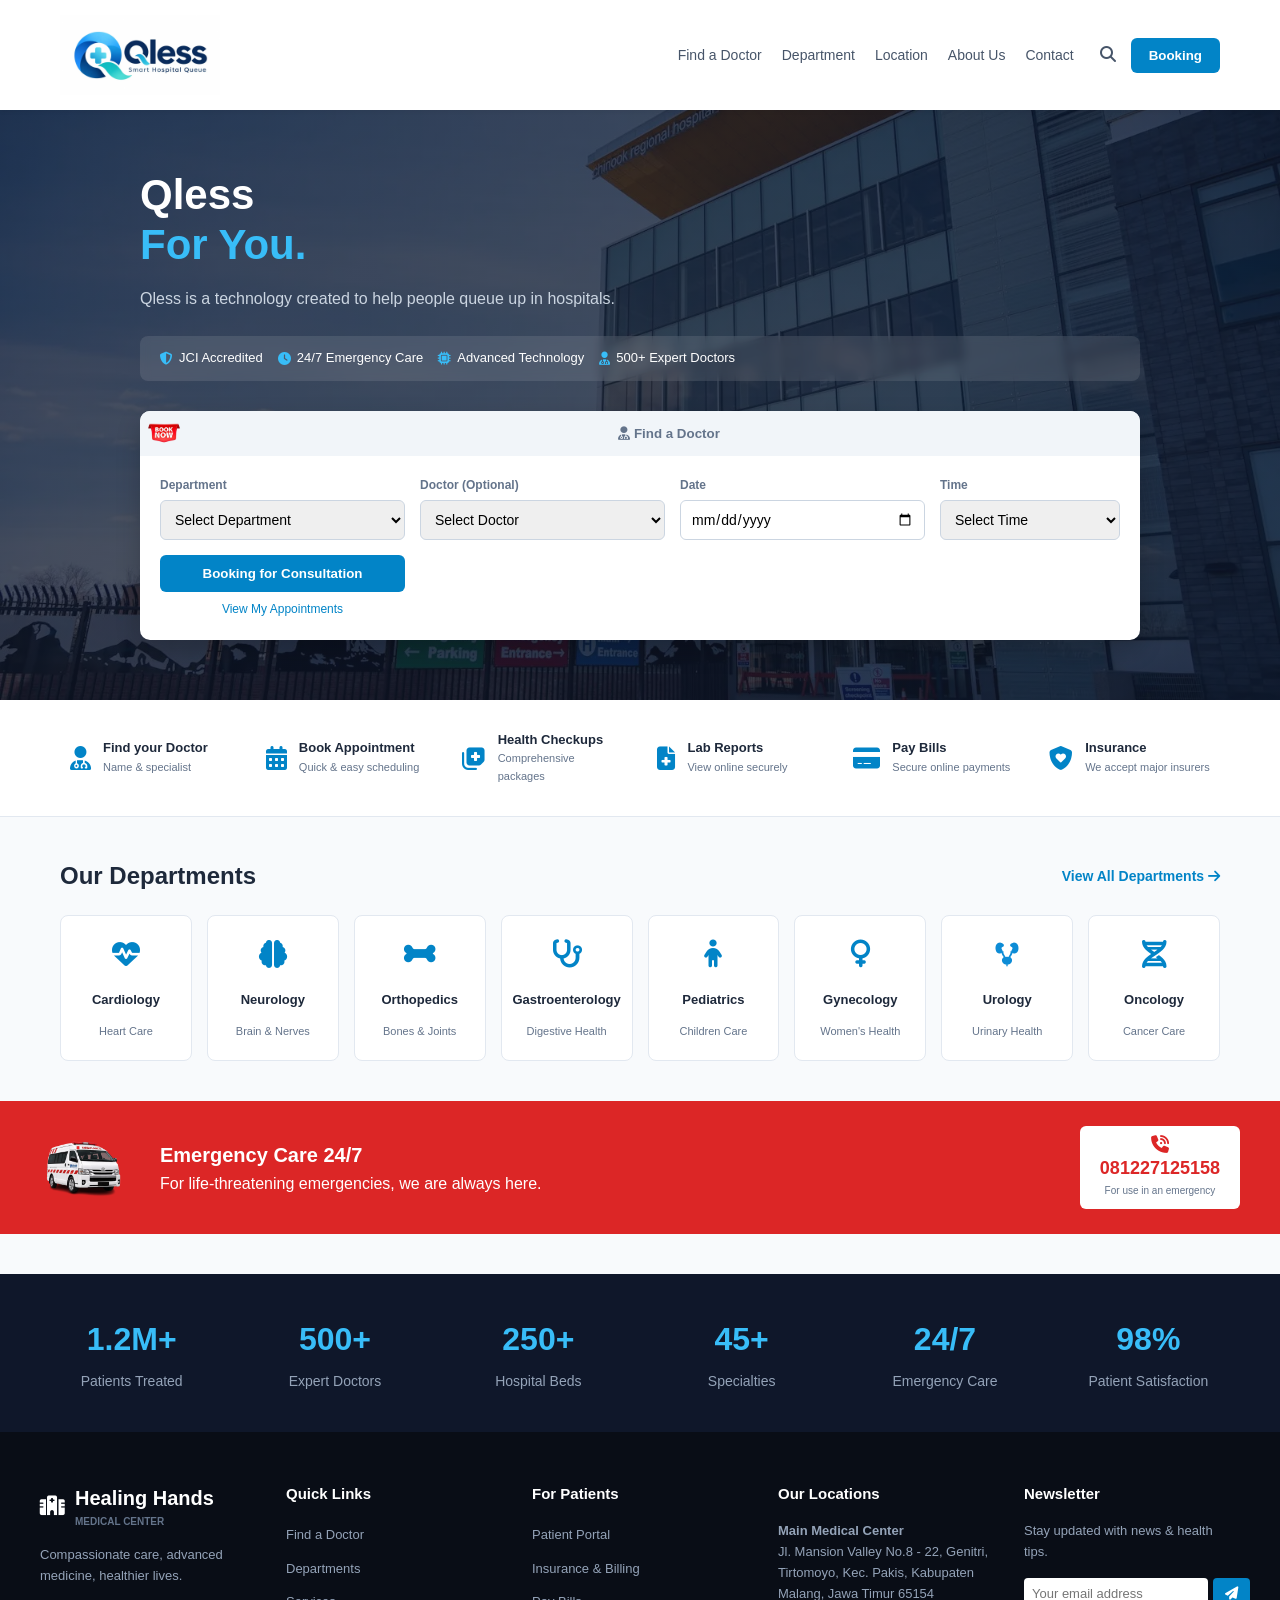
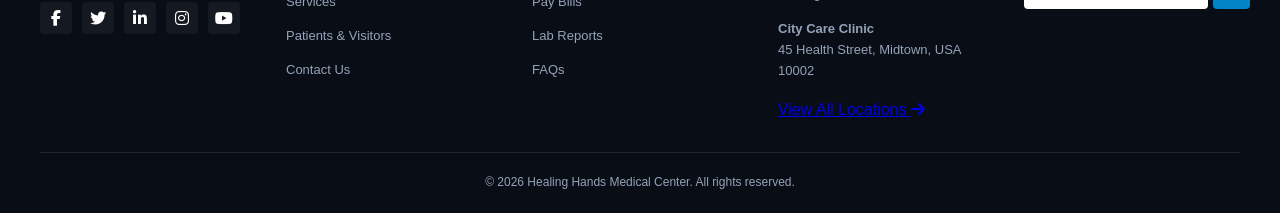
<file: Qless/index.html>
<!DOCTYPE html> 
<html lang="id">
<head>
    <meta charset="UTF-8"> 
    <meta name="viewport" content="width=device-width, initial-scale=1.0">
    <title>Healing Hands Medical Center - World-Class Care</title>
    <!-- Hubungkan file CSS eksternal -->
    <link rel="stylesheet" href="pages/css/common.css">
    <link rel="stylesheet" href="pages/css/index.css">
    <!-- FontAwesome untuk ikon -->
    <link rel="stylesheet" href="https://cdnjs.cloudflare.com/ajax/libs/font-awesome/6.4.0/css/all.min.css">
    <link href="https://fonts.googleapis.com/css2?family=Material+Symbols+Outlined" rel="stylesheet">

</head>
<body scroll>

    <!-- TOP HEADER / NAVBAR -->
    <header class="navbar">
        <div class="nav-container">
            <div class="logo">
                <img src="assets/image/logo.webp" alt="Healing Hands Medical Center Logo height=50">
            </div>
            <div class="nav-menu" id="primary-navigation">
                <nav class="nav-links">
                    <a href="#appointment">Find a Doctor</a>
                    <a href="#departments">Department</a>
                    <a href="pages/html/lokasi.html">Location</a>
                    <a href="#about">About Us</a>
                    <a href="#contact">Contact</a>
                </nav>
                <div class="nav-actions">
                    <button class="search-btn" type="button" aria-label="Search"><i class="fa-solid fa-magnifying-glass"></i></button>
                    <button class="book-appointment-btn" type="button" data-modal-open aria-haspopup="dialog" aria-controls="appointmentModal">Booking</button>
                </div>
            </div>
            <button class="menu-toggle" type="button" aria-label="Buka menu navigasi" aria-expanded="false" aria-controls="primary-navigation">
                <i class="fa-solid fa-bars" aria-hidden="true"></i>
            </button>
        </div>
    </header>

    <!-- HERO SECTION -->
    <section class="hero">
        <div class="hero-content">
            <h1>Qless<br><span>For You.</span></h1>
            <p>Qless is a technology created to help people queue up in hospitals. </p>
            
            <div class="hero-badges">
                <span><i class="fa-solid fa-shield-halved"></i> JCI Accredited</span>
                <span><i class="fa-solid fa-clock"></i> 24/7 Emergency Care</span>
                <span><i class="fa-solid fa-microchip"></i> Advanced Technology</span>
                <span><i class="fa-solid fa-user-doctor"></i> 500+ Expert Doctors</span>
            </div>

            <!-- APPOINTMENT QUICK WIDGET -->
            <div class="appointment-widget" id="appointment">
                <div class="widget-tabs">
                    <img src="assets/image/boking.webp" alt="Calendar">
                    <button><i class="fa-solid fa-user-doctor"></i> Find a Doctor</button>
                </div>
                <form class="widget-form">
                    <div class="form-group">
                        <label>Department</label>
                        <select id="widgetDept">
                            <option>Select Department</option>
                            <option>Cardiology</option>
                            <option>Neurology</option>
                            <option>Orthopedics</option>
                            <option>Pediatrics</option>
                        </select>
                    </div>
                    <div class="form-group">
                        <label>Doctor (Optional)</label>
                        <select id="widgetDoc">
                            <option>Select Doctor</option>
                            <option>Dr. Rajeev Sharma</option>
                            <option>Dr. Ananya Patel</option>
                            <option>Dr. Vikram Mehta</option>
                        </select>
                    </div>
                    <div class="form-group">
                        <label>Date</label>
                        <input type="date" id="widgetDate">
                    </div>
                    <div class="form-group">
                        <label>Time</label>
                        <select id="widgetTime">
                            <option>Select Time</option>
                            <option>09:00 AM</option>
                            <option>11:00 AM</option>
                            <option>01:00 PM</option>
                            <option>03:00 PM</option>
                            <option>05:00 PM</option>
                        </select>
                    </div>
                    <div class="form-actions">
                        <button type="submit" class="btn-primary">Booking for Consultation</button>
                        <a href="#" class="link-secondary">View My Appointments</a>
                    </div>
                </form>
            </div>
        </div>
    </section>

    <!-- QUICK UTILITY MENU -->
    <section class="utility-menu">
        <div class="utility-container">
            <div class="utility-item">
                <i class="fa-solid fa-user-doctor"></i>
                <div>
                    <h4>Find your Doctor</h4>
                    <p>Name & specialist</p>
                </div>
            </div>
            <div class="utility-item">
                <i class="fa-solid fa-calendar-days"></i>
                <div>
                    <h4>Book Appointment</h4>
                    <p>Quick & easy scheduling</p>
                </div>
            </div>
            <div class="utility-item">
                <i class="fa-solid fa-notes-medical"></i>
                <div>
                    <h4>Health Checkups</h4>
                    <p>Comprehensive packages</p>
                </div>
            </div>
            <div class="utility-item">
                <i class="fa-solid fa-file-medical"></i>
                <div>
                    <h4>Lab Reports</h4>
                    <p>View online securely</p>
                </div>
            </div>
            <div class="utility-item">
                <i class="fa-solid fa-credit-card"></i>
                <div>
                    <h4>Pay Bills</h4>
                    <p>Secure online payments</p>
                </div>
            </div>
            <div class="utility-item">
                <i class="fa-solid fa-shield-heart"></i>
                <div>
                    <h4>Insurance</h4>
                    <p>We accept major insurers</p>
                </div>
            </div>
        </div>
    </section>

    <!-- DEPARTMENTS SECTION -->
    <section class="departments" id="departments">
        <div class="section-header">
            <h2>Our Departments</h2>
            <a href="#" class="view-all">View All Departments <i class="fa-solid fa-arrow-right"></i></a>
        </div>
        
<div class="dept-grid">
    <div class="dept-card">
        <div class="dept-icon">
            <i class="fa-solid fa-heart-pulse"></i>
        </div>
        <span>Cardiology</span>
        <small>Heart Care</small>
    </div>

    <div class="dept-card">
        <div class="dept-icon">
            <i class="fa-solid fa-brain"></i>
        </div>
        <span>Neurology</span>
        <small>Brain & Nerves</small>
    </div>

    <div class="dept-card">
        <div class="dept-icon">
            <i class="fa-solid fa-bone"></i>
        </div>
        <span>Orthopedics</span>
        <small>Bones & Joints</small>
    </div>

    <div class="dept-card">
        <div class="dept-icon">
            <i class="fa-solid fa-stethoscope"></i>
        </div>
        <span>Gastroenterology</span>
        <small>Digestive Health</small>
    </div>

    <div class="dept-card">
        <div class="dept-icon">
            <i class="fa-solid fa-child"></i>
        </div>
        <span>Pediatrics</span>
        <small>Children Care</small>
    </div>

    <div class="dept-card">
        <div class="dept-icon">
            <i class="fa-solid fa-venus"></i>
        </div>
        <span>Gynecology</span>
        <small>Women's Health</small>
    </div>

    <div class="dept-card">
        <div class="dept-icon">
            <i class="urology-icon"></i>
        </div>
        <span>Urology</span>
        <small>Urinary Health</small>
    </div>

    <div class="dept-card">
        <div class="dept-icon">
            <i class="fa-solid fa-dna"></i>
        </div>
        <span>Oncology</span>
        <small>Cancer Care</small>
    </div>
</div>

    </section>

    <!-- EMERGENCY BANNER -->
    <section class="emergency-banner">
        <div class="emergency-content">
            <div class="emergency-text">
                <img src="assets/image/ambulan.webp" alt="Ambulance">
                <div>
                    <h3>Emergency Care 24/7</h3>
                    <p>For life-threatening emergencies, we are always here.</p>
                </div>
            </div>
            <a href="tel:081239211752" class="emergency-phone">
                <i class="fa-solid fa-phone-volume"></i> 081227125158
                <span>For use in an emergency</span>
            </a>
        </div>
    </section>

    <!-- STATS SECTION -->
    <section class="stats-section">
        <div class="stats-grid">
            <div class="stat-item">
                <h2>1.2M+</h2>
                <p>Patients Treated</p>
            </div>
            <div class="stat-item">
                <h2>500+</h2>
                <p>Expert Doctors</p>
            </div>
            <div class="stat-item">
                <h2>250+</h2>
                <p>Hospital Beds</p>
            </div>
            <div class="stat-item">
                <h2>45+</h2>
                <p>Specialties</p>
            </div>
            <div class="stat-item">
                <h2>24/7</h2>
                <p>Emergency Care</p>
            </div>
            <div class="stat-item">
                <h2>98%</h2>
                <p>Patient Satisfaction</p>
            </div>
        </div>
    </section>

    <!-- FOOTER -->
    <footer class="footer" id="contact">
        <div class="footer-container">
            <div class="footer-col">
                <div class="logo">
                    <i class="fa-solid fa-hospital"></i>
                    <span>Healing Hands <small>Medical Center</small></span>
                </div>
                <p>Compassionate care, advanced medicine, healthier lives.</p>
                <div class="social-icons">
                    <a href="#"><i class="fa-brands fa-facebook-f"></i></a>
                    <a href="#"><i class="fa-brands fa-twitter"></i></a>
                    <a href="#"><i class="fa-brands fa-linkedin-in"></i></a>
                    <a href="#"><i class="fa-brands fa-instagram"></i></a>
                    <a href="#"><i class="fa-brands fa-youtube"></i></a>
                </div>
            </div>
            <div class="footer-col">
                <h4>Quick Links</h4>
                <ul>
                    <li><a href="#appointment">Find a Doctor</a></li>
                                 <li><a href="#departments">Departments</a></li>
                    <li><a href="#">Services</a></li>
                    <li><a href="#">Patients & Visitors</a></li>
                    <li><a href="#contact">Contact Us</a></li>
                </ul>
            </div>
            <div class="footer-col">
                <h4>For Patients</h4>
                <ul>
                    <li><a href="#">Patient Portal</a></li>
                    <li><a href="#">Insurance & Billing</a></li>
                    <li><a href="#">Pay Bills</a></li>
                    <li><a href="#">Lab Reports</a></li>
                    <li><a href="#">FAQs</a></li>
                </ul>
            </div>
            <div class="footer-col">
                <h4>Our Locations</h4>
                <p><strong>Main Medical Center</strong><br>Jl. Mansion Valley No.8 - 22, Genitri, Tirtomoyo, Kec. Pakis, Kabupaten Malang, Jawa Timur 65154</p>
                <p><strong>City Care Clinic</strong><br>45 Health Street, Midtown, USA 10002</p>
                <a href="#" class="view-all-loc">View All Locations <i class="fa-solid fa-arrow-right"></i></a>
            </div>
            <div class="footer-col">
                <h4>Newsletter</h4>
                <p>Stay updated with news & health tips.</p>
                <form>
                    <input type="email" placeholder="Your email address" required>
                    <button type="submit"><i class="fa-solid fa-paper-plane"></i></button>
                </form>
            </div>
        </div>
        <div class="footer-bottom">
            <p>&copy; 2026 Healing Hands Medical Center. All rights reserved.</p>
        </div>
    </footer>

    <!-- MODAL APPOINTMENT -->
    <div id="appointmentModal" class="modal">
        <div class="modal-content" role="dialog" aria-modal="true" aria-labelledby="appointmentModalTitle">
            <button class="close-btn" type="button" data-modal-close aria-label="Tutup dialog">&times;</button>
            <h2 id="appointmentModalTitle">Book an Appointment</h2>
            <p>Silakan isi data diri Anda untuk membuat janji temu dengan dokter.</p>
            <form>
                <div class="form-group">
                    <label>Nama Lengkap</label>
                    <input type="text" id="modalName" required placeholder="Masukkan nama Anda">
                </div>
                <div class="form-group">
                    <label>Nomor Telepon</label>
                    <input type="tel" id="modalPhone" required placeholder="Contoh: 08123456789">
                </div>
                <div class="form-group">
                    <label>Pilih Spesialisasi / Dokter</label>
                    <select id="modalDept">
                        <option>Cardiology - Dr. Rajeev Sharma</option>
                        <option>Neurology - Dr. Ananya Patel</option>
                        <option>Orthopedics - Dr. Vikram Mehta</option>
                    </select>
                </div>
                <button type="submit" class="btn-primary">Konfirmasi Janji Temu</button>
            </form>
        </div>
    </div>

    <!-- Hubungkan file JS eksternal -->
    <script src="assets/js/menu.js" defer></script>
    <script src="assets/js/index.js" defer></script>
</body>
</html>
</file>
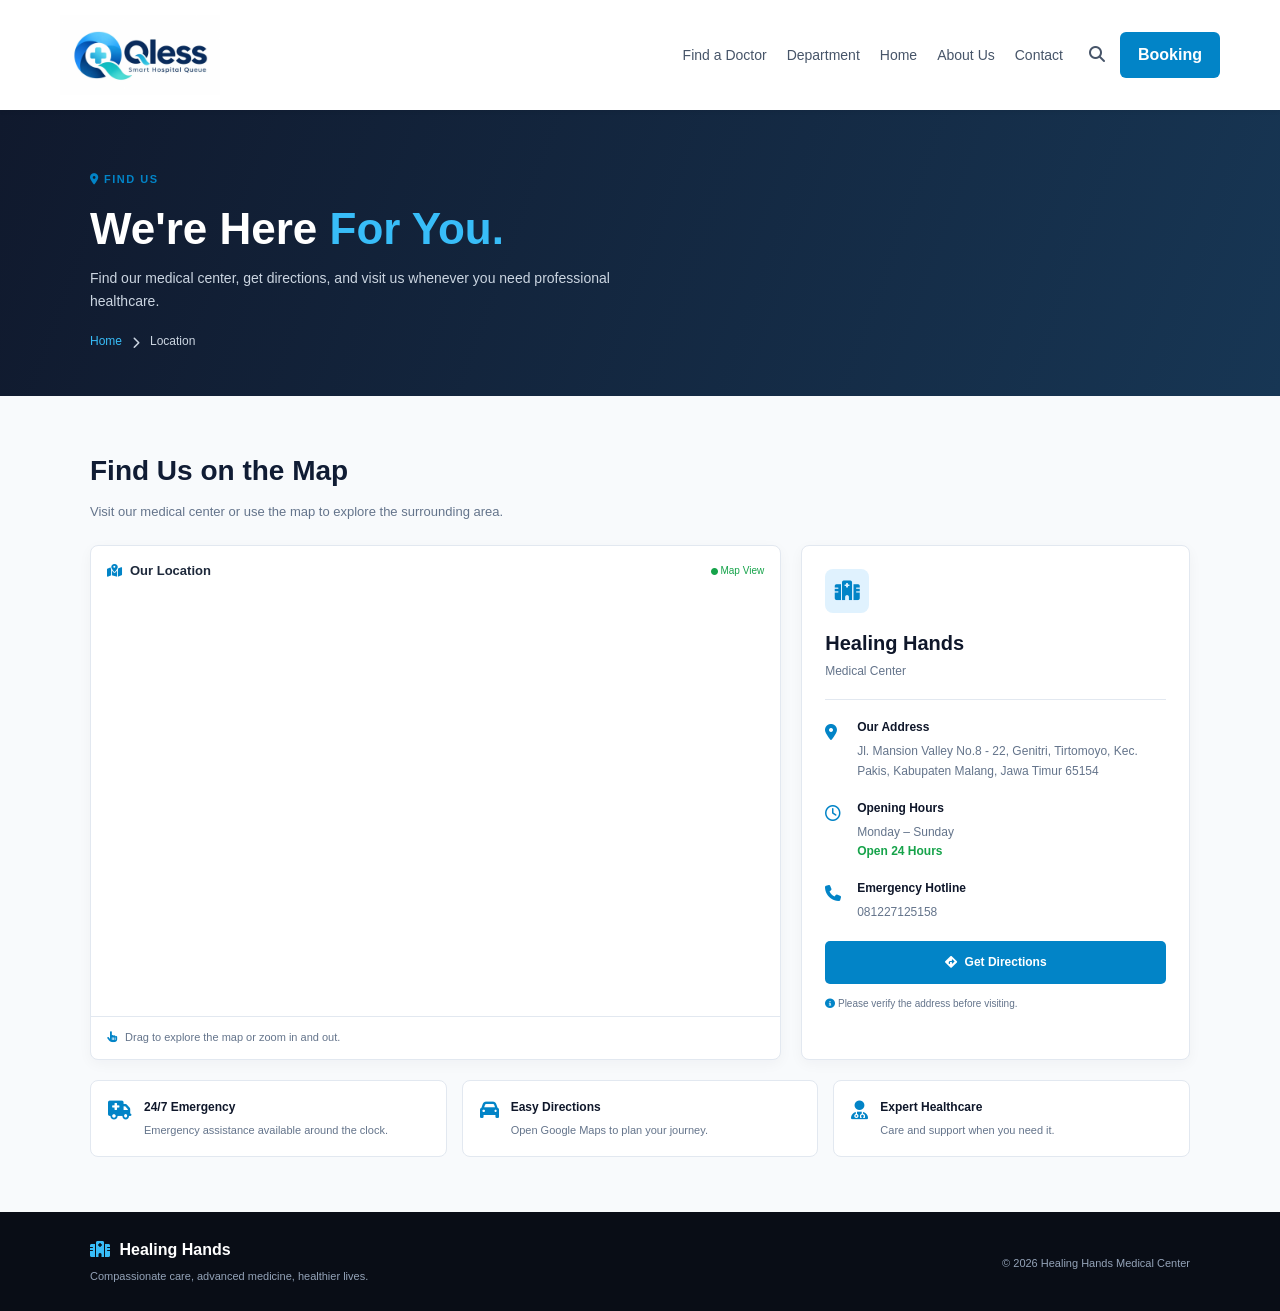
<file: Qless/pages/html/lokasi.html>
<!DOCTYPE html>
<html lang="en">
<head>
    <meta charset="UTF-8">
    <meta name="viewport" content="width=device-width, initial-scale=1.0">
    <title>Our Location - Healing Hands Medical Center</title>

    <link rel="stylesheet" href="../css/common.css">
    <link rel="stylesheet" href="../css/lokasi.css">
    <link rel="stylesheet"
          href="https://cdnjs.cloudflare.com/ajax/libs/font-awesome/6.4.0/css/all.min.css"> 
</head>
<body>
    
    <header class="navbar">
        <div class="nav-container">
            <div class="logo">
                <img src="../../assets/image/logo.webp"
                     alt="Healing Hands Medical Center">
            </div>

            <div class="nav-menu" id="primary-navigation">
                <nav class="nav-links">
                    <a href="../../index.html#appointment">Find a Doctor</a>
                    <a href="../../index.html#departments">Department</a>
                    <a href="../../index.html">Home</a>
                    <a href="../../index.html#about">About Us</a>
                    <a href="../../index.html#contact">Contact</a>
                </nav>

                <div class="nav-actions">
                    <button class="search-btn" type="button"
                            aria-label="Search">
                        <i class="fa-solid fa-magnifying-glass"></i>
                    </button>
                    <a class="book-appointment-btn"
                       href="../../index.html#appointment">Booking</a>
                </div>
            </div>

            <button class="menu-toggle" type="button"
                    aria-label="Open navigation menu"
                    aria-expanded="false"
                    aria-controls="primary-navigation">
                <i class="fa-solid fa-bars"></i>
            </button>
        </div>
    </header>

    <main>
        <section class="location-hero">
            <div class="location-container">
                <span class="location-label">
                    <i class="fa-solid fa-location-dot"></i>
                    FIND US
                </span>

                <h1>We're Here <span>For You.</span></h1>

                <p>
                    Find our medical center, get directions, and visit us
                    whenever you need professional healthcare.
                </p>

                <div class="location-breadcrumb">
                    <a href="../../index.html">Home</a>
                    <i class="fa-solid fa-chevron-right"></i>
                    <span>Location</span>
                </div>
            </div>
        </section>

        <section class="location-section">
            <div class="location-container">
                <div class="location-heading">
                    <div>
                        <h2>Find Us on the Map</h2>
                        <p>
                            Visit our medical center or use the map
                            to explore the surrounding area.
                        </p>
                    </div>
                </div>

                <div class="location-grid">
                    <div class="location-map-card">
                        <div class="map-header">
                            <div>
                                <i class="fa-solid fa-map-location-dot"></i>
                                <span>Our Location</span>
                            </div>
                            <span class="map-status">
                                <i class="fa-solid fa-circle"></i> Map View
                            </span>
                        </div>

                        <iframe
                            class="map-embed"
                            src="https://maps.google.com/maps?q=-7.938999,112.680743&z=15&output=embed"
                            width="100%"
                            height="450"
                            allowfullscreen
                            loading="lazy">
                        </iframe>

                        <div class="map-footer">
                            <i class="fa-solid fa-hand-pointer"></i>
                            Drag to explore the map or zoom in and out.
                        </div>
                    </div>

                    <aside class="location-info-card">
                        <div class="location-icon">
                            <i class="fa-solid fa-hospital"></i>
                        </div>

                        <h3>Healing Hands</h3>
                        <p class="location-subtitle">
                            Medical Center
                        </p>

                        <div class="location-divider"></div>

                        <div class="location-detail">
                            <div class="detail-icon">
                                <i class="fa-solid fa-location-dot"></i>
                            </div>
                            <div>
                                <h4>Our Address</h4>
                                <p id="hospitalAddress">
                                    Jl. Mansion Valley No.8 - 22, Genitri, Tirtomoyo, Kec. Pakis, Kabupaten Malang, Jawa Timur 65154
                                </p>
                            </div>
                        </div>

                        <div class="location-detail">
                            <div class="detail-icon">
                                <i class="fa-regular fa-clock"></i>
                            </div>
                            <div>
                                <h4>Opening Hours</h4>
                                <p>Monday – Sunday</p>
                                <p class="detail-highlight">
                                    Open 24 Hours
                                </p>
                            </div>
                        </div>

                        <div class="location-detail">
                            <div class="detail-icon">
                                <i class="fa-solid fa-phone"></i>
                            </div>
                            <div>
                                <h4>Emergency Hotline</h4>
                                <p>081227125158</p>
                            </div>
                        </div>

                        <a id="directionButton"
                           class="direction-btn"
                           href="https://maps.app.goo.gl/N5uQyh8rKSnq9DAL8"
                           target="_blank"
                           rel="noopener noreferrer">
                            <i class="fa-solid fa-diamond-turn-right"></i>
                            Get Directions
                        </a>

                        <p class="location-note">
                            <i class="fa-solid fa-circle-info"></i>
                            Please verify the address before visiting.
                        </p>
                    </aside>
                </div>

                <div class="location-features">
                    <div class="location-feature">
                        <i class="fa-solid fa-truck-medical"></i>
                        <div>
                            <h4>24/7 Emergency</h4>
                            <p>Emergency assistance available around the clock.</p>
                        </div>
                    </div>

                    <div class="location-feature">
                        <i class="fa-solid fa-car"></i>
                        <div>
                            <h4>Easy Directions</h4>
                            <p>Open Google Maps to plan your journey.</p>
                        </div>
                    </div>

                    <div class="location-feature">
                        <i class="fa-solid fa-user-doctor"></i>
                        <div>
                            <h4>Expert Healthcare</h4>
                            <p>Care and support when you need it.</p>
                        </div>
                    </div>
                </div>
            </div>
        </section>
    </main>

    <footer class="location-footer">
        <div class="location-container footer-inner">
            <div>
                <h3>
                    <i class="fa-solid fa-hospital"></i>
                    Healing Hands
                </h3>
                <p>Compassionate care, advanced medicine, healthier lives.</p>
            </div>

            <p>&copy; 2026 Healing Hands Medical Center</p>
        </div>
    </footer>

    <script src="../../assets/js/menu.js"></script>
</body>
</html>
</file>
<file: Qless/pages/css/common.css>
* {
    margin: 0;
    padding: 0;
    box-sizing: border-box;
    font-family: 'Segoe UI', Tahoma, Geneva, Verdana, sans-serif;
    scroll-behavior: smooth;
}

body {
    background-color: #f8fafc;
    color: #1e293b;
    line-height: 1.6;
}

/* Navbar */
.navbar {
    background: #ffffff;
    box-shadow: 0 2px 4px rgba(0,0,0,0.05);
    position: sticky;
    top: 0;
    z-index: 100;
}

.nav-container {
    max-width: 1200px;
    margin: 0 auto;
    display: flex;
    align-items: center;
    justify-content: space-between;
    padding: 15px 20px;
    position: relative;
}

.logo {
    display: flex;
    align-items: center;
    gap: 10px;
    color: #0284c7;
    font-size: 20px;
    font-weight: bold;
}

.logo img {
    height: 80px;
}

.logo small {
    display: block;
    font-size: 10px;
    color: #64748b;
    text-transform: uppercase;
}

.nav-menu {
    display: flex;
    align-items: center;
    gap: 26px;
}

.nav-links {
    display: flex;
    gap: 20px;
}

.nav-links a {
    text-decoration: none;
    color: #475569;
    font-size: 14px;
    font-weight: 500;
    transition: color 0.2s;
}

.nav-links a:hover {
    color: #0284c7;
}

.nav-actions {
    display: flex;
    align-items: center;
    gap: 15px;
}

.search-btn {
    background: none;
    border: none;
    font-size: 16px;
    cursor: pointer;
    color: #475569;
}

.book-appointment-btn {
    display: inline-block;
    background-color: #0284c7;
    color: white;
    border: none;
    padding: 10px 18px;
    border-radius: 6px;
    font-weight: 600;
    cursor: pointer;
    transition: background 0.2s;
    text-decoration: none;
}

.book-appointment-btn:hover {
    background-color: #0369a1;
}

.menu-toggle {
    display: none;
    align-items: center;
    justify-content: center;
    width: 42px;
    height: 42px;
    border: 1px solid #e2e8f0;
    border-radius: 6px;
    background: #ffffff;
    color: #0284c7;
    font-size: 20px;
    cursor: pointer;
}

.menu-toggle:focus-visible,
.nav-links a:focus-visible,
.nav-actions button:focus-visible {
    outline: 3px solid rgba(2, 132, 199, 0.35);
    outline-offset: 3px;
}

@media (max-width: 900px) {
    .menu-toggle {
        display: flex;
    }

    .nav-menu {
        display: none;
        position: absolute;
        top: 100%;
        right: 20px;
        z-index: 101;
        width: min(320px, calc(100vw - 40px));
        padding: 16px;
        flex-direction: column;
        align-items: stretch;
        gap: 14px;
        background: #ffffff;
        border-top: 3px solid #0284c7;
        border-radius: 0 0 8px 8px;
        box-shadow: 0 10px 24px rgba(15, 23, 42, 0.14);
    }

    .nav-menu.is-open {
        display: flex;
    }

    .nav-links {
        flex-direction: column;
        gap: 4px;
    }

    .nav-links a {
        padding: 8px 10px;
        border-radius: 5px;
    }

    .nav-links a:hover {
        background: #f0f9ff;
    }
    
    .nav-actions {
        justify-content: space-between;
        padding-top: 12px;
        border-top: 1px solid #e2e8f0;
    }
}
</file>
<file: Qless/pages/css/index.css>
/* CSS untuk halaman index.html */
/* Hero Section */
.hero {
    background: linear-gradient(rgba(15, 23, 42, 0.75), rgba(15, 23, 42, 0.75)), url('../../assets/image/hero.webp') center/cover no-repeat;
    color: white;
    padding: 60px 20px;
    display: flex;
    justify-content: center;
}

.hero-content {
    max-width: 1000px;
    width: 100%;
}

.hero-content h1 {
    font-size: 42px;
    line-height: 1.2;
    margin-bottom: 15px;
}

.hero-content h1 span {
    color: #38bdf8;
}

.hero-content p {
    font-size: 16px;
    margin-bottom: 25px;
    color: #cbd5e1;
}

.hero-badges {
    display: flex;
    flex-wrap: wrap;
    gap: 15px;
    margin-bottom: 30px;
    font-size: 13px;
    background: rgba(255, 255, 255, 0.1);
    padding: 12px 20px;
    border-radius: 8px;
    backdrop-filter: blur(5px);
}

.hero-badges span {
    display: flex;
    align-items: center;
    gap: 6px;
}

.hero-badges i {
    color: #38bdf8;
}

/* Appointment Widget Box */
.appointment-widget {
    scroll-margin-top: 125px;
    background: white;
    color: #1e293b;
    border-radius: 10px;
    box-shadow: 0 10px 25px rgba(0,0,0,0.2);
    overflow: hidden;
}

.widget-tabs {
    display: flex;
    background: #f1f5f9;
}

.widget-tabs img {
    height: 40px;
    margin-right: 10px;
}

.widget-tabs button {
    flex: 1;
    padding: 15px;
    border: none;
    background: transparent;
    font-weight: 600;
    cursor: pointer;
    color: #64748b;
    transition: all 0.2s;
}

.widget-tabs button.active {
    background: white;
    color: #0284c7;
    border-bottom: 3px solid #0284c7;
}

.widget-form {
    padding: 20px;
    display: grid;
    grid-template-columns: repeat(auto-fit, minmax(200px, 1fr)) 180px;
    gap: 15px;
    align-items: flex-end;
}

.form-group {
    display: flex;
    flex-direction: column;
    gap: 5px;
}

.form-group label {
    font-size: 12px;
    font-weight: 600;
    color: #64748b;
}

.form-group select, .form-group input {
    padding: 10px;
    border: 1px solid #cbd5e1;
    border-radius: 6px;
    font-size: 14px;
    outline: none;
    
}

.form-actions {
    display: flex;
    flex-direction: column;
    gap: 8px;
}

.btn-primary {
    background-color: #0284c7;
    color: white;
    border: none;
    padding: 11px;
    border-radius: 6px;
    font-weight: 600;
    cursor: pointer;
    transition: background 0.2s;
}

.btn-primary:hover {
    background-color: #0369a1;
}

.link-secondary {
    font-size: 12px;
    color: #0284c7;
    text-align: center;
    text-decoration: none;
}

.link-secondary:hover {
    text-decoration: underline;
}

@media (max-width: 768px) {
    .hero {
        padding: 44px 16px;
    }

    .hero-content h1 {
        font-size: 36px;
    }

    .hero-badges {
        gap: 10px 14px;
        padding: 12px 14px;
    }

    .appointment-widget {
        border-radius: 12px;
    }

    .widget-form {
        grid-template-columns: repeat(2, minmax(0, 1fr));
        gap: 14px;
        padding: 18px;
    }

    .form-group {
        min-width: 0;
    }

    .form-group select,
    .form-group input {
        width: 100%;
        min-width: 0;
    }

    .form-actions {
        grid-column: 1 / -1;
        gap: 10px;
    }
}

@media (max-width: 480px) {
    .hero {
        padding: 36px 14px;
    }

    .hero-content h1 {
        font-size: 32px;
    }

    .hero-content p {
        font-size: 14px;
    }

    .hero-badges {
        gap: 8px 12px;
        margin-bottom: 22px;
        font-size: 11px;
    }
    
    .widget-tabs {
        align-items: center;
        padding: 8px 12px;
    }

    .widget-tabs img {
        width: 36px;
        height: 36px !important;
        object-fit: contain;
    }

    .widget-tabs button {
        padding: 10px 4px;
        font-size: 14px;
        text-align: left;
    }

    .widget-form {
        grid-template-columns: minmax(0, 1fr);
        gap: 12px;
        padding: 16px;
    }

    .form-group {
        gap: 6px;
    }

    .form-group label {
        font-size: 12px;
    }

    .form-group select,
    .form-group input {
        min-height: 44px;
        padding: 10px 12px;
        font-size: 14px;
    }

    .form-actions {
        grid-column: auto;
        padding-top: 4px;
    }

    .form-actions .btn-primary {
        min-height: 46px;
        padding: 12px;
        line-height: 1.35;
    }
}

/* Utility Menu Bar */
.utility-menu {
    background: white;
    border-bottom: 1px solid #e2e8f0;
    padding: 20px 0;
}

.utility-container {
    max-width: 1200px;
    margin: 0 auto;
    display: grid;
    grid-template-columns: repeat(auto-fit, minmax(160px, 1fr));
    gap: 15px;
    padding: 0 20px;
}

.utility-item {
    display: flex;
    align-items: center;
    gap: 12px;
    padding: 10px;
    border-radius: 8px;
    transition: background 0.2s;
    cursor: pointer;
}

.utility-item:hover {
    background: #f8fafc;
}

.utility-item i {
    font-size: 24px;
    color: #0284c7;
}

.utility-item h4 {
    font-size: 13px;
    font-weight: 600;
}

.utility-item p {
    font-size: 11px;
    color: #64748b;
}

/* Departments Section */
.departments {
    scroll-margin-top: 125px;
    max-width: 1200px;
    margin: 40px auto;
    padding: 0 20px;
}

.section-header {
    display: flex;
    justify-content: space-between;
    align-items: center;
    margin-bottom: 20px;
}

.section-header h2 {
    font-size: 24px;
}

.view-all {
    color: #0284c7;
    text-decoration: none;
    font-weight: 600;
    font-size: 14px;
}

/* Departments Section */
.dept-grid {
    display: grid;
    grid-template-columns: repeat(auto-fit, minmax(130px, 1fr));
    gap: 15px;
    align-items: stretch;
}

/* Department Card */
.dept-card {
    background: white;
    padding: 20px;
    text-align: center;
    border-radius: 8px;
    border: 1px solid #e2e8f0;
    transition: transform 0.2s, box-shadow 0.2s;
    cursor: pointer;
    display: flex;
    flex-direction: column;
    align-items: center;
}

.dept-card:hover {
    transform: translateY(-3px);
    box-shadow: 0 4px 12px rgba(0, 0, 0, 0.05);
    border-color: #0284c7;
}


.dept-icon {
    width: 100%;
    height: 36px;
    flex: 0 0 36px;
    display: flex;
    align-items: center;
    justify-content: center;
    margin-bottom: 10px;
}

.dept-icon i {
    display: inline-block;
    font-size: 28px;
    line-height: 1;
    color: #0284c7;
    margin: 0;
}

.dept-icon .urology-icon {
    width: 28px;
    height: 28px;
    flex-shrink: 0;
    background-image: url("../../assets/image/urology.svg");
    background-repeat: no-repeat;
    background-position: center;
    background-size: contain;
}

.dept-card span {
    display: flex;
    align-items: center;
    justify-content: center;
    width: 100%;
    min-height: 36px;
    font-weight: 600;
    font-size: 13px;
    line-height: 18px;
    margin-bottom: 4px;
}

.dept-card small {
    display: block;
    font-size: 11px;
    line-height: 18px;
    color: #64748b;
}

@media (max-width: 768px) {
    .dept-grid {
        grid-template-columns: repeat(3, minmax(0, 1fr));
        gap: 12px;
    }
}

@media (max-width: 480px) {
    .dept-grid {
        grid-template-columns: repeat(2, minmax(0, 1fr));
        gap: 12px;
    }

    .dept-card {
        padding: 16px 10px;
    }
}

/* Emergency Banner */
.emergency-banner {
    background: #dc2626;
    color: white;
    padding: 25px 20px;
    margin: 40px 0;
}

.emergency-content {
    max-width: 1200px;
    margin: 0 auto;
    display: flex;
    justify-content: space-between;
    align-items: center;
    flex-wrap: wrap;
    gap: 20px;
}

.emergency-text {
    display: flex;
    align-items: center;
    gap: 15px;
}

.emergency-text img {
    height: 60px;
    margin-right: 15px;
}

.emergency-text i {
    font-size: 36px;
}

.emergency-text h3 {
    font-size: 20px;
}

.emergency-phone {
    background: white;
    color: #dc2626;
    padding: 10px 20px;
    border-radius: 6px;
    text-decoration: none;
    font-weight: bold;
    font-size: 18px;
    display: flex;
    flex-direction: column;
    align-items: center;
}

.emergency-phone span {
    font-size: 10px;
    font-weight: normal;
    color: #64748b;
}
/* Stats Section */
.stats-section {
    background: #0f172a;
    color: white;
    padding: 40px 20px;
}

.stats-grid {
    max-width: 1200px;
    margin: 0 auto;
    display: grid;
    grid-template-columns: repeat(auto-fit, minmax(150px, 1fr));
    gap: 20px;
    text-align: center;
}

.stat-item h2 {
    font-size: 32px;
    color: #38bdf8;
    margin-bottom: 5px;
}

.stat-item p {
    font-size: 14px;
    color: #94a3b8;
}

/* Footer */
.footer {
    background: #090d16;
    color: #94a3b8;
    padding: 50px 20px 20px;
}

.footer-container {
    max-width: 1200px;
    margin: 0 auto;
    display: grid;
    grid-template-columns: repeat(auto-fit, minmax(200px, 1fr));
    gap: 30px;
    margin-bottom: 30px;
}

.footer-col .logo {
    margin-bottom: 15px;
    color: white;
}

.footer-col p {
    font-size: 13px;
    margin-bottom: 15px;
}

.social-icons {
    display: flex;
    gap: 10px;
}

.social-icons a {
    display: inline-flex;
    align-items: center;
    justify-content: center;
    width: 32px;
    height: 32px;
    background: rgba(255,255,255,0.05);
    color: white;
    border-radius: 4px;
    text-decoration: none;
    transition: background 0.2s;
}

.social-icons a:hover {
    background: #0284c7;
}

.footer-col h4 {
    color: white;
    font-size: 15px;
    margin-bottom: 15px;
}

.footer-col ul {
    list-style: none;
}

.footer-col ul li {
    margin-bottom: 8px;
}

.footer-col ul li a {
    color: #94a3b8;
    text-decoration: none;
    font-size: 13px;
    transition: color 0.2s;
}

.footer-col ul li a:hover {
    color: white;
}

.footer-col form {
    display: flex;
    gap: 5px;
    margin-top: 10px;
}

.footer-col input {
    padding: 8px;
    border: none;
    border-radius: 4px;
    outline: none;
    flex: 1;
    font-size: 13px;
}

.footer-col button {
    background: #0284c7;
    color: white;
    border: none;
    padding: 8px 12px;
    border-radius: 4px;
    cursor: pointer;
}

.footer-bottom {
    max-width: 1200px;
    margin: 0 auto;
    border-top: 1px solid rgba(255,255,255,0.1);
    padding-top: 20px;
    text-align: center;
    font-size: 12px;
}

.modal {
    display: none;
    position: fixed;
    z-index: 200;
    left: 0;
    top: 0;
    width: 100%;
    height: 100%;
    background-color: rgba(0,0,0,0.5);
    justify-content: center;
    align-items: center;
}

.modal.is-open {
    display: flex;
}

.modal-content {
    background: white;
    padding: 30px;
    border-radius: 10px;
    width: 100%;
    max-width: 400px;
    position: relative;
}
.close-btn {
    position: absolute;
    right: 15px;
    top: 10px;
    font-size: 24px;
    cursor: pointer;
    color: #64748b;
    border: 0;
    background: transparent;
}
.modal-content h2 {
    margin-bottom: 5px;
    font-size: 20px;
}
.modal-content p {
    font-size: 13px;
    color: #64748b;
    margin-bottom: 20px;
}

.modal-content .form-group {
    margin-bottom: 15px;
}

.modal-content input,
.modal-content select {
    width: 100%;
    padding: 10px;
    border: 1px solid #ddd;
    border-radius: 5px;
}

.modal-content form > .btn-primary {
    width: 100%;
    padding: 12px;
}
</file>
<file: Qless/pages/css/lokasi.css>
/* CSS untuk halaman lokasi.html */
/* Location */
.map-embed {
    width: 100%;
    height: 500px;
    display: block;
    border: none;
    border-radius: 12px;
    pointer-events: auto;
}

.map-embed:focus {
    outline: none;
}

@media (max-width: 768px) {
    .map-embed {
        height: 350px;
    }
}

.location-container {
    width: min(1100px, 90%);
    margin: 0 auto;
}
.location-hero {
    padding: 55px 0 45px;
    color: #fff;
    background: linear-gradient(110deg, #10192d, #173654);
}
.location-label,
.section-eyebrow {
    color: #0284c7;
    font-size: 11px;
    font-weight: 800;
    letter-spacing: 1.5px;
}
.location-hero h1 {
    font-size: clamp(30px, 4vw, 44px);
    font-weight: 800;
    line-height: 1.2;
    margin: 12px 0;
}
.location-hero h1 span { color: #38bdf8; }
.location-hero p {
    max-width: 550px;
    color: #cbd5e1;
    font-size: 14px;
}
.location-breadcrumb {
    display: flex;
    gap: 10px;
    margin-top: 20px;
    font-size: 12px;
    color: #cbd5e1;
}
.fa-chevron-right {
    transform: translateY(5px);
}
.location-breadcrumb a {
    color: #38bdf8;
    text-decoration: none;
}
.location-section {
    padding: 45px 0 55px;
    background: #f8fafc;
}
.location-heading { margin-bottom: 22px; }
.location-heading h2 {
    color: #101c34;
    font-size: 28px;
    font-weight: 800;
    margin: 8px 0;
}
.location-heading p {
    color: #64748b;
    font-size: 13px;
    margin: 0;
}
.location-grid {
    display: grid;
    grid-template-columns: minmax(0, 1.6fr) minmax(260px, .9fr);
    gap: 20px;
    align-items: stretch;
}
.location-map-card,
.location-info-card {
    min-width: 0;
    background: #fff;
    border: 1px solid #e2e8f0;
    border-radius: 8px;
    overflow: hidden;
    box-shadow: 0 4px 14px rgba(15, 23, 42, .04);
}
.map-header {
    min-height: 50px;
    padding: 12px 16px;
    display: flex;
    align-items: center;
    justify-content: space-between;
    gap: 8px;
}
.map-header > div {
    display: flex;
    align-items: center;
    gap: 8px;
    font-size: 13px;
    font-weight: 700;
}
.map-header > div i,
.map-footer i { color: #0284c7; }
.map-status {
    color: #16a34a;
    font-size: 10px;
    white-space: nowrap;
}
.map-status i { font-size: 7px; }
/* Dipakai untuk peta di halaman Location */
.location-map-card .map-embed {
    display: block;
    width: 100%;
    height: 420px;
    border: 0;
    border-radius: 0;
    pointer-events: auto;
}
.map-footer {
    padding: 12px 16px;
    border-top: 1px solid #e2e8f0;
    color: #64748b;
    font-size: 11px;
}
.map-footer i { margin-right: 5px; }
.location-info-card { padding: 23px; }
.location-icon {
    display: grid;
    place-items: center;
    width: 44px;
    height: 44px;
    margin-bottom: 14px;
    border-radius: 8px;
    color: #0284c7;
    background: #e0f2fe;
    font-size: 20px;
}
.location-info-card h3 {
    margin: 0;
    font-size: 20px;
    font-weight: 800;
    color: #0f172a;
}
.location-subtitle {
    color: #64748b;
    font-size: 12px;
    margin: 3px 0 0;
}
.location-divider {
    height: 1px;
    background: #e2e8f0;
    margin: 18px 0;
}
.location-detail {
    display: flex;
    gap: 12px;
    align-items: flex-start;
    margin-bottom: 18px;
}
.detail-icon {
    width: 20px;
    padding-top: 2px;
    color: #0284c7;
    flex-shrink: 0;
}
.location-detail h4 {
    font-size: 12px;
    font-weight: 700;
    margin: 0 0 5px;
    color: #0f172a;
}
.location-detail p {
    font-size: 12px;
    line-height: 1.6;
    color: #64748b;
    margin: 0;
    overflow-wrap: anywhere;
}
.location-detail .detail-highlight {
    color: #16a34a;
    font-weight: 700;
}
.direction-btn {
    display: flex;
    justify-content: center;
    align-items: center;
    gap: 8px;
    width: 100%;
    padding: 12px;
    border-radius: 5px;
    background: #0284c7;
    color: white;
    text-decoration: none;
    font-size: 12px;
    font-weight: 700;
    transition: background .2s;
}
.direction-btn:hover {
    background: #0369a1;
    color: white;
}
.location-note {
    margin: 12px 0 0;
    color: #64748b;
    font-size: 10px;
    line-height: 1.6;
}
.location-note i { color: #0284c7; }
.location-features {
    display: grid;
    grid-template-columns: repeat(3, minmax(0, 1fr));
    gap: 15px;
    margin-top: 20px;
}
.location-feature {
    display: flex;
    align-items: flex-start;
    gap: 12px;
    padding: 17px;
    background: #fff;
    border: 1px solid #e2e8f0;
    border-radius: 8px;
}
.location-feature > i {
    color: #0284c7;
    font-size: 19px;
    margin-top: 3px;
}
.location-feature h4 {
    color: #0f172a;
    font-size: 12px;
    font-weight: 700;
    margin: 0 0 5px;
}
.location-feature p {
    color: #64748b;
    font-size: 11px;
    line-height: 1.6;
    margin: 0;
}
.location-footer {
    background: #090d16;
    color: #fff;
    padding: 25px 0;
}
.footer-inner {
    display: flex;
    align-items: center;
    justify-content: space-between;
    flex-wrap: wrap;
    gap: 15px;
}
.footer-inner h3 {
    font-size: 16px;
    font-weight: 800;
    margin: 0;
}
.footer-inner h3 i { color: #38bdf8; margin-right: 5px; }
.footer-inner p {
    color: #94a3b8;
    font-size: 11px;
    margin: 5px 0 0;
}
/* LOCATION: TABLET + MOBILE, DIGABUNG */
@media (max-width: 900px) {
    .location-grid { grid-template-columns: 1fr; }
    .location-map-card .map-embed { height: 360px; }
    .location-info-card { padding: 22px; }
}
@media (max-width: 600px) {
    .location-container { width: calc(100% - 32px); }
    .location-hero { padding: 35px 0; }
    .location-hero h1 { font-size: 30px; }
    .location-hero p { font-size: 13px; }
    .location-section { padding: 30px 0 38px; }
    .location-heading { margin-bottom: 17px; }
    .location-heading h2 { font-size: 23px; }
    .location-grid { gap: 14px; }
    .location-map-card .map-embed { height: 280px; }
    .map-header { padding: 11px 12px; }
    .map-footer { padding: 10px 12px; font-size: 10px; }
    .location-info-card { padding: 18px; }
    .location-features { grid-template-columns: 1fr; gap: 10px; margin-top: 14px; }
    .location-feature { padding: 14px; }
    .footer-inner { align-items: flex-start; flex-direction: column; gap: 12px; }
}
</file>
